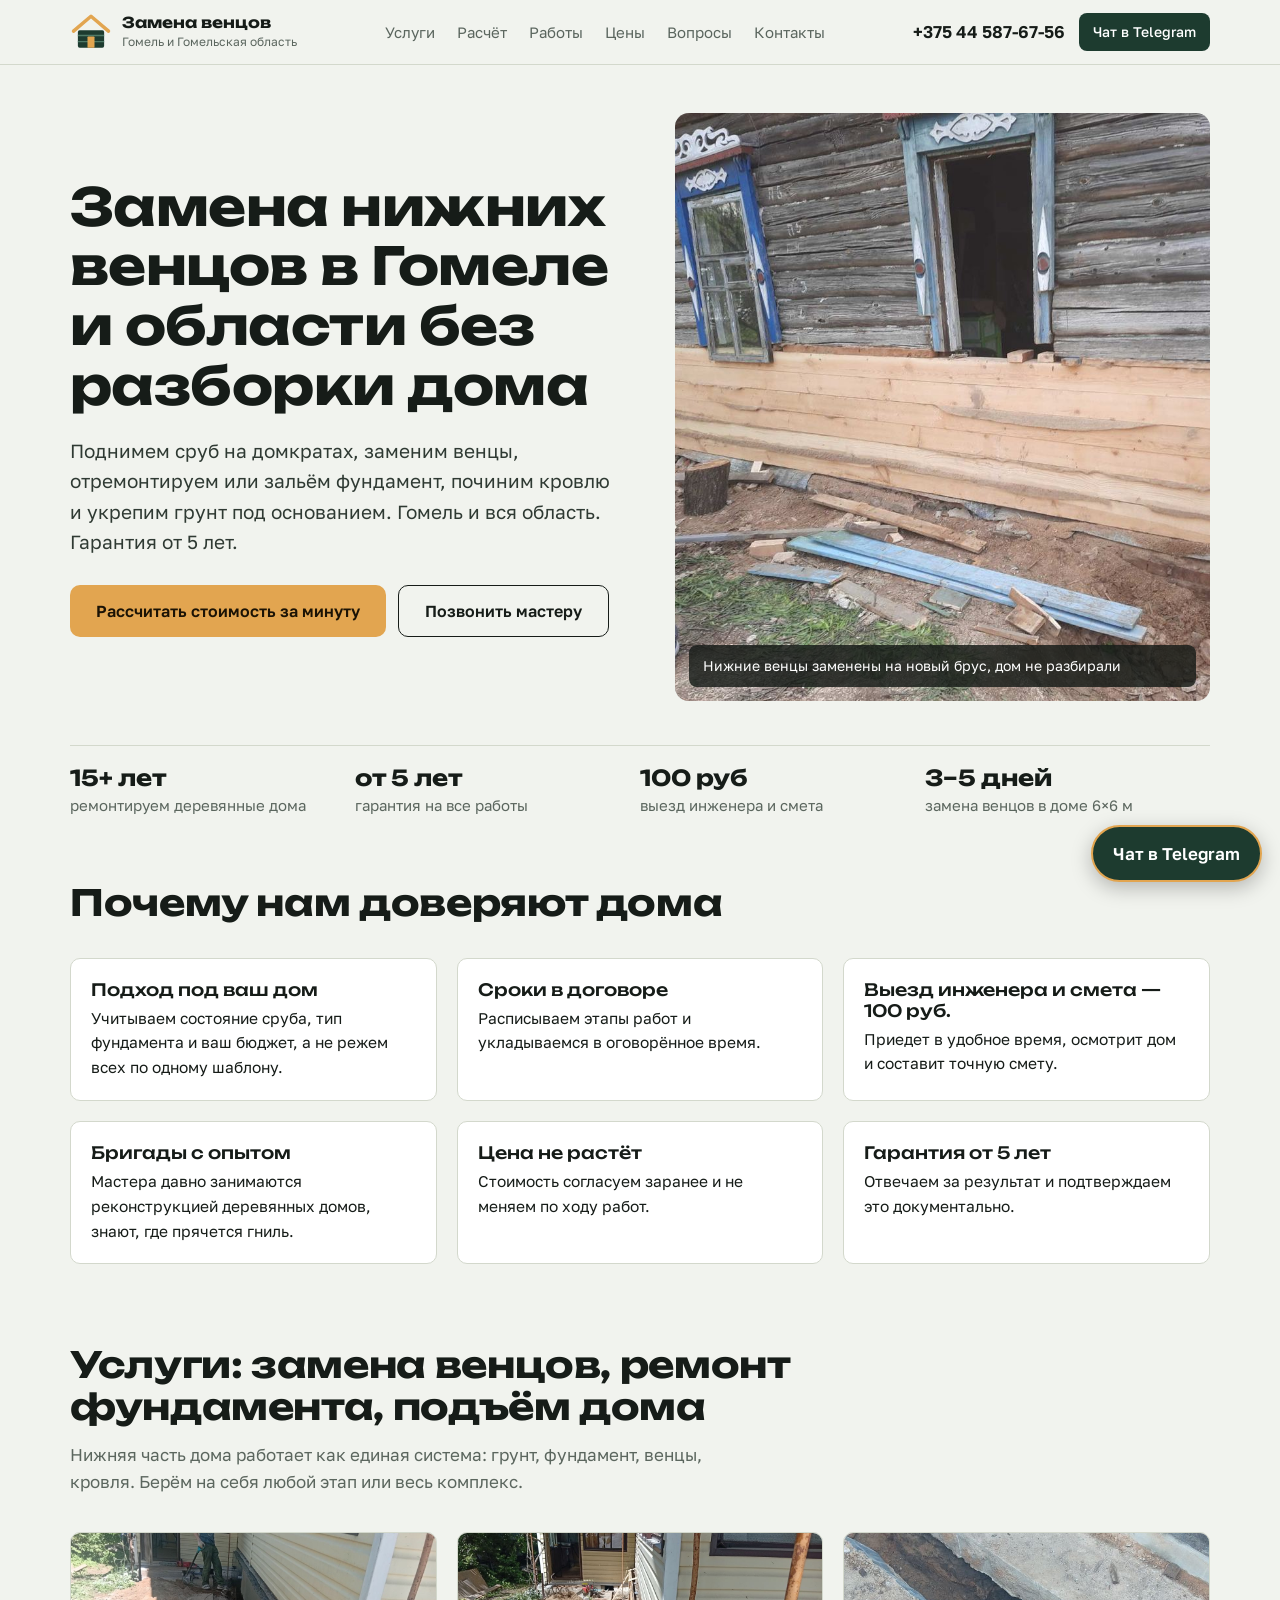
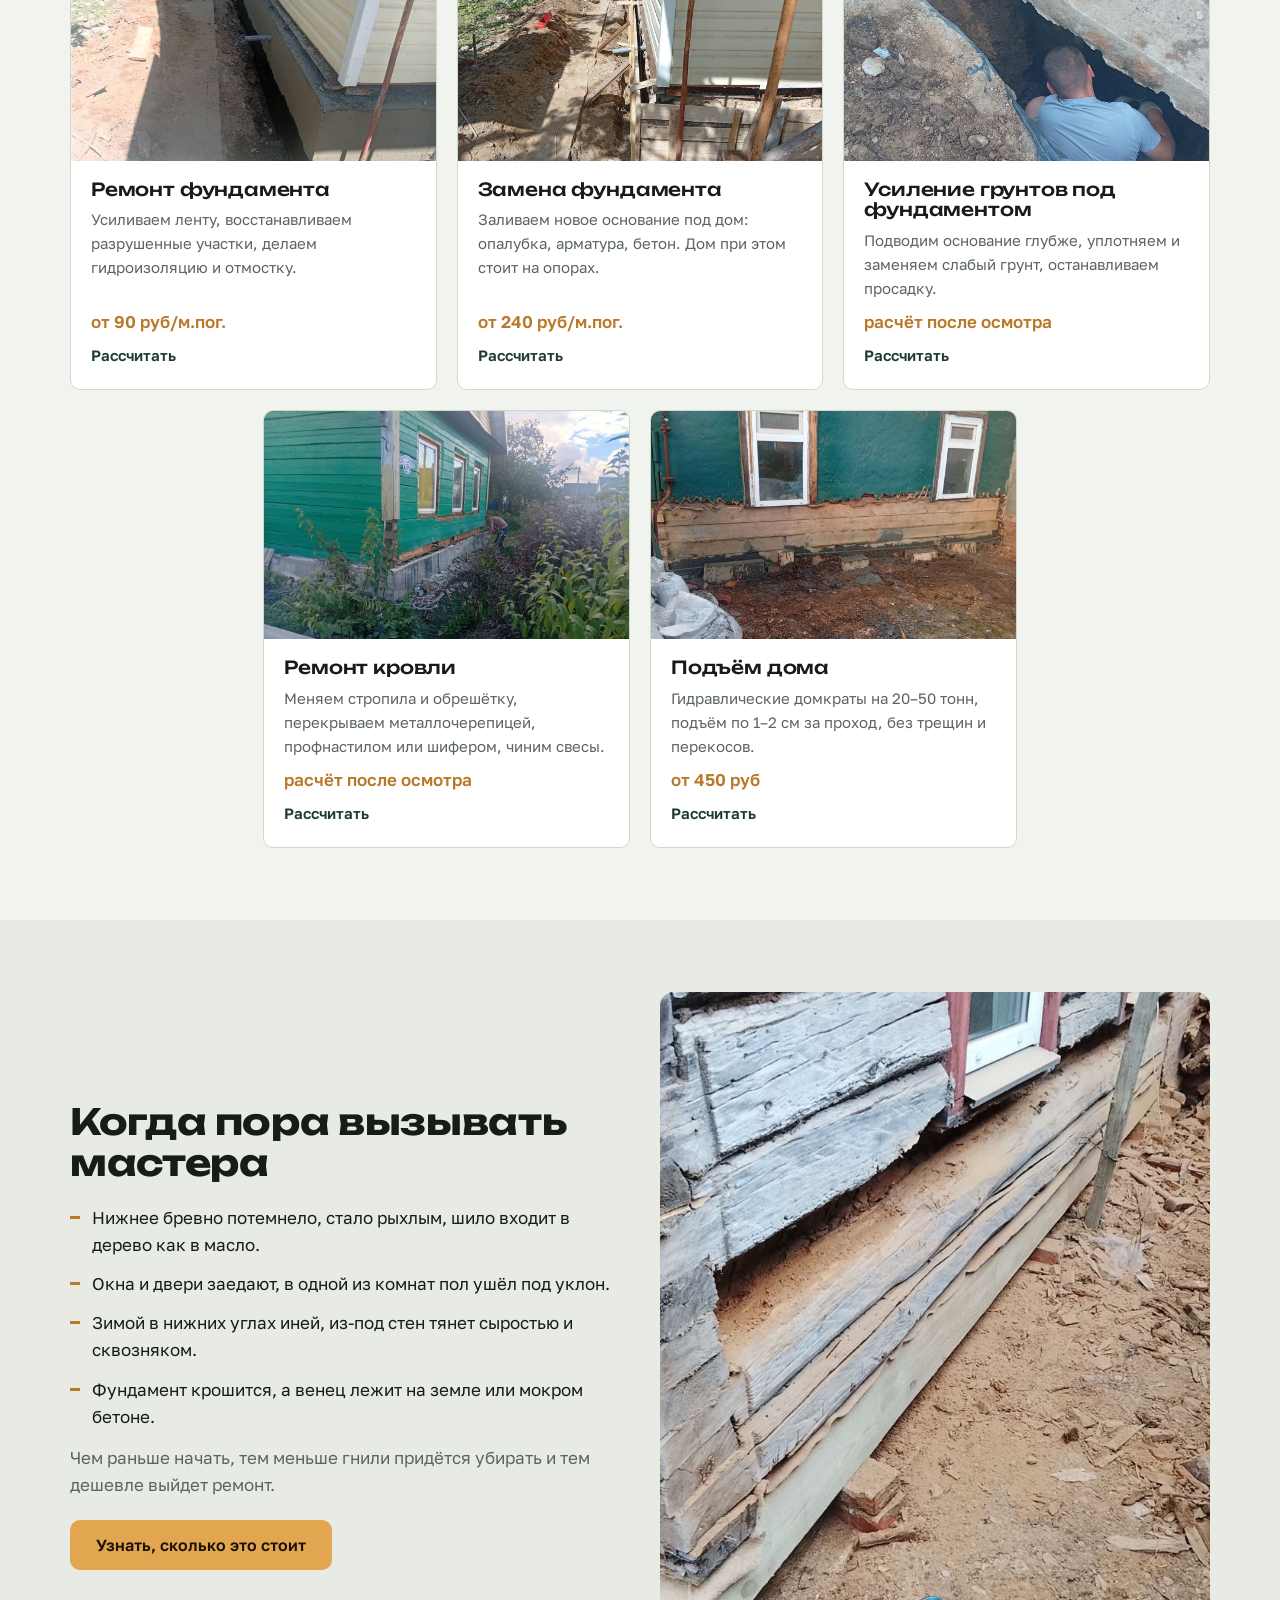
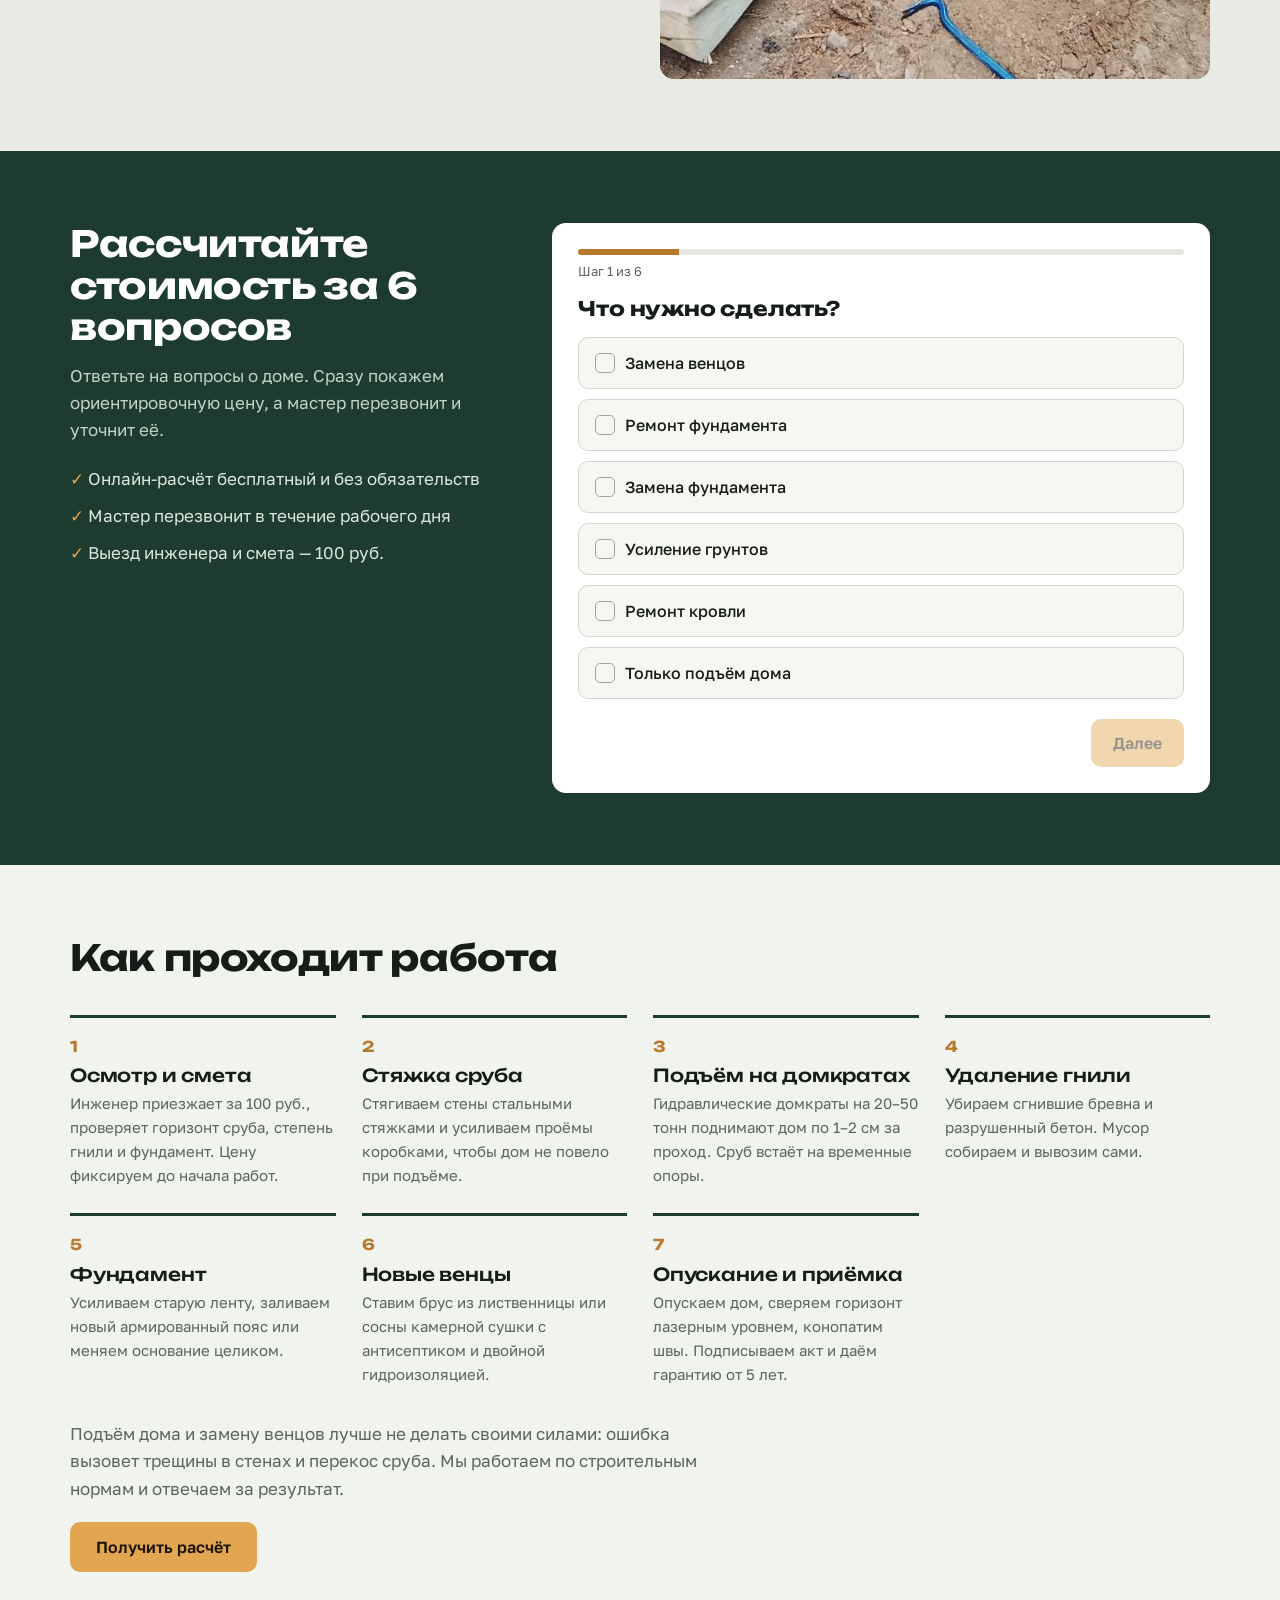
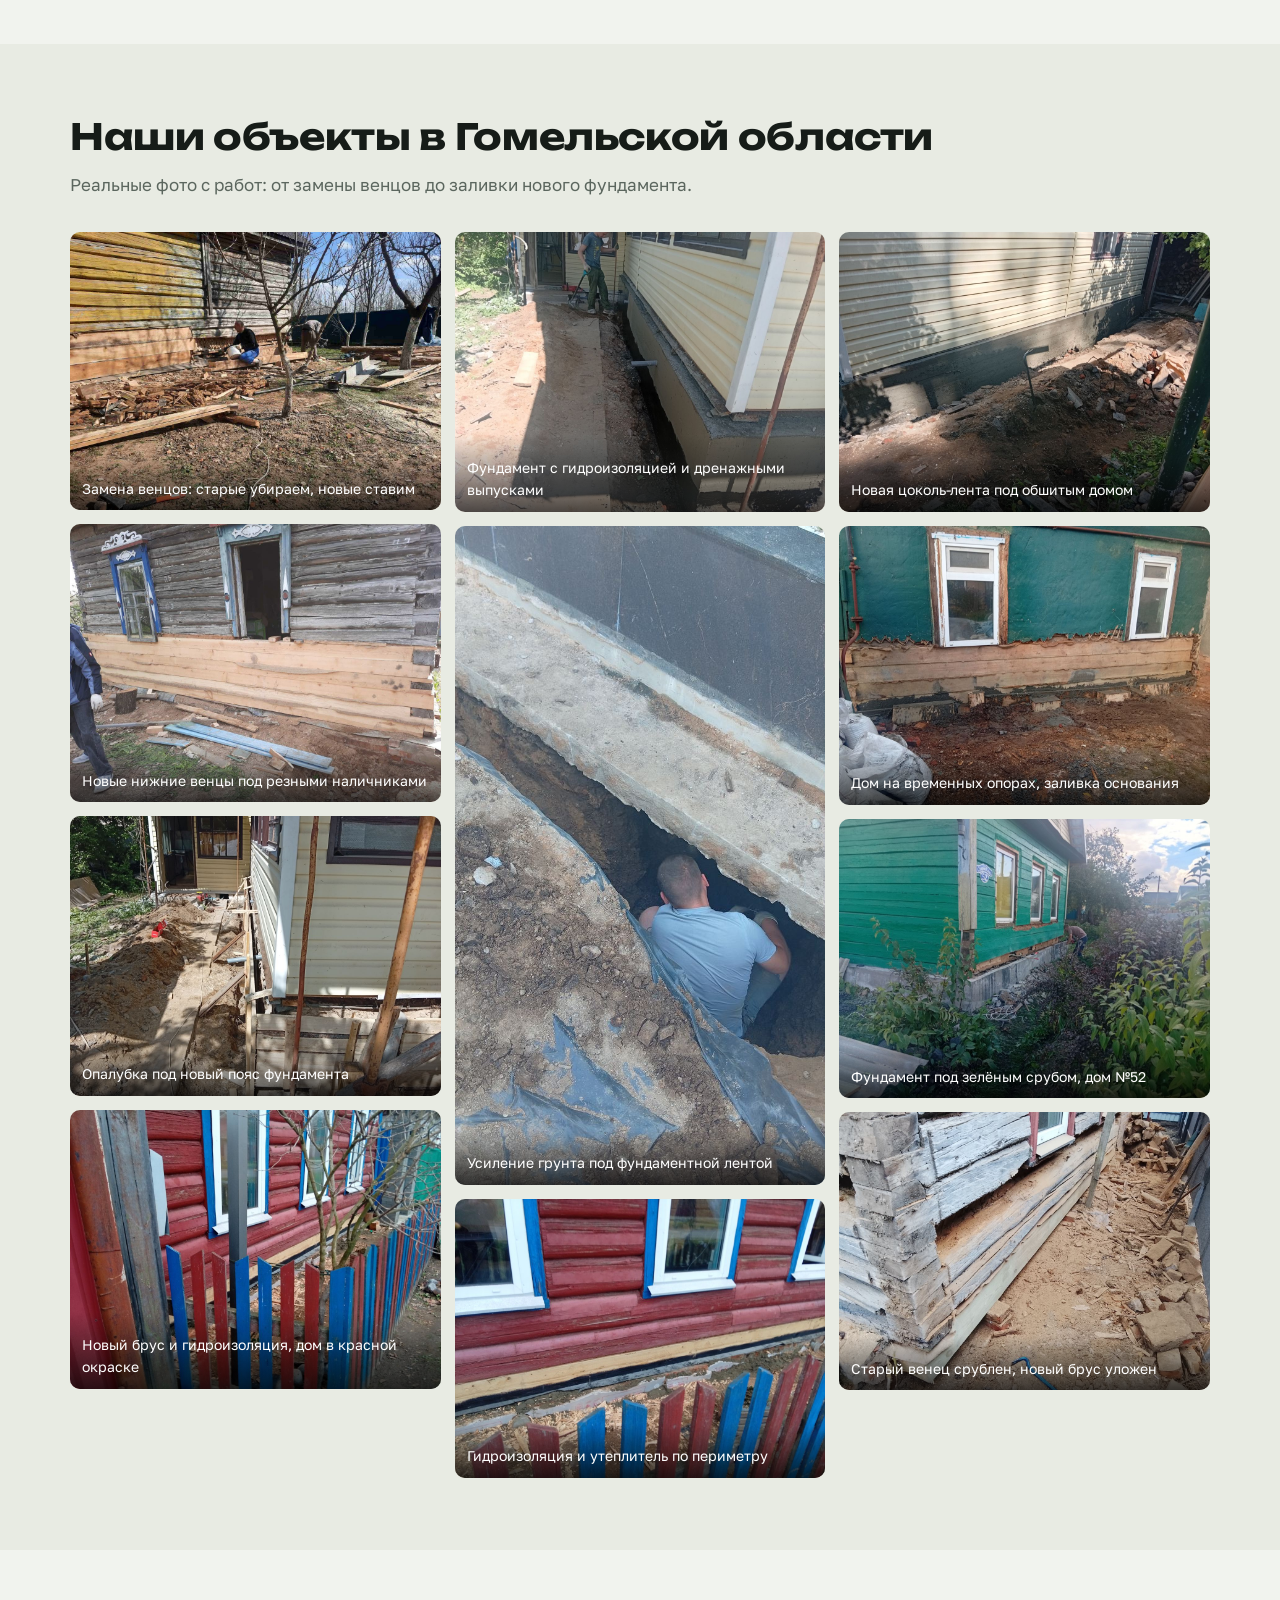
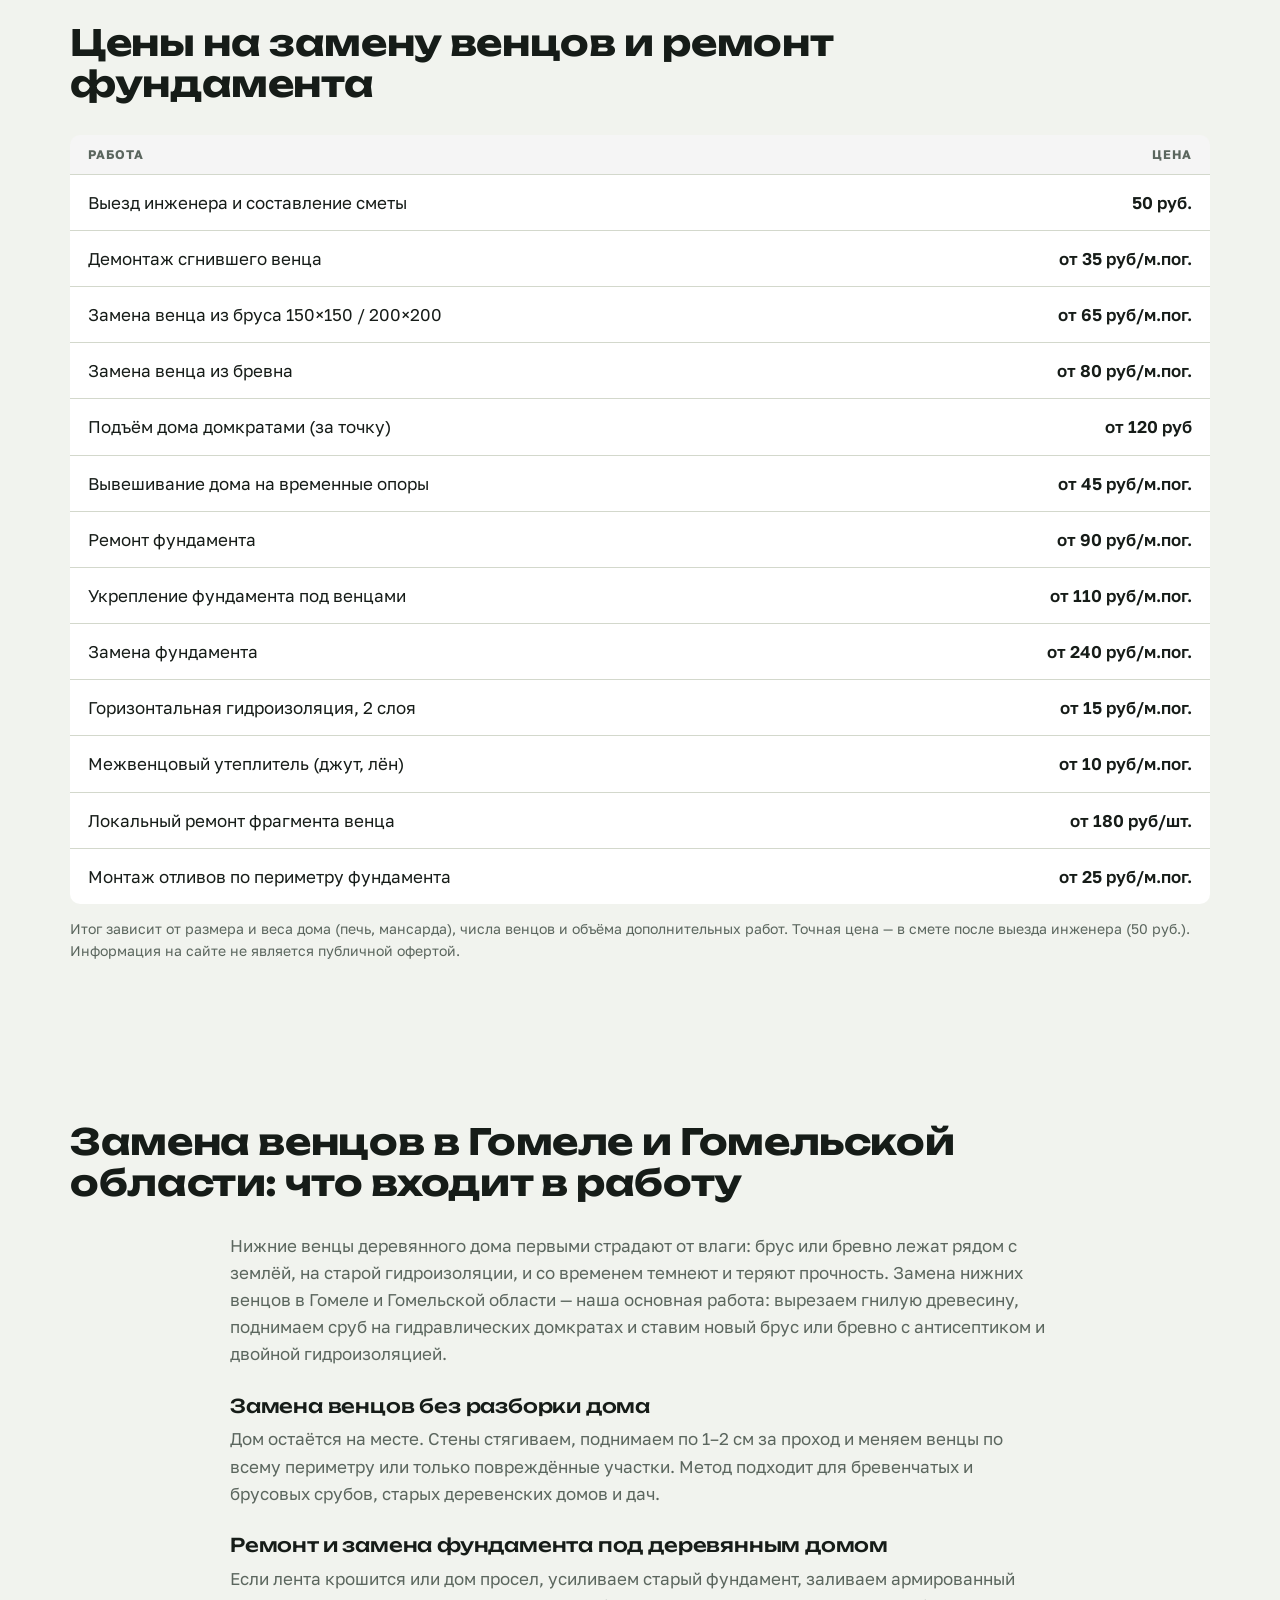
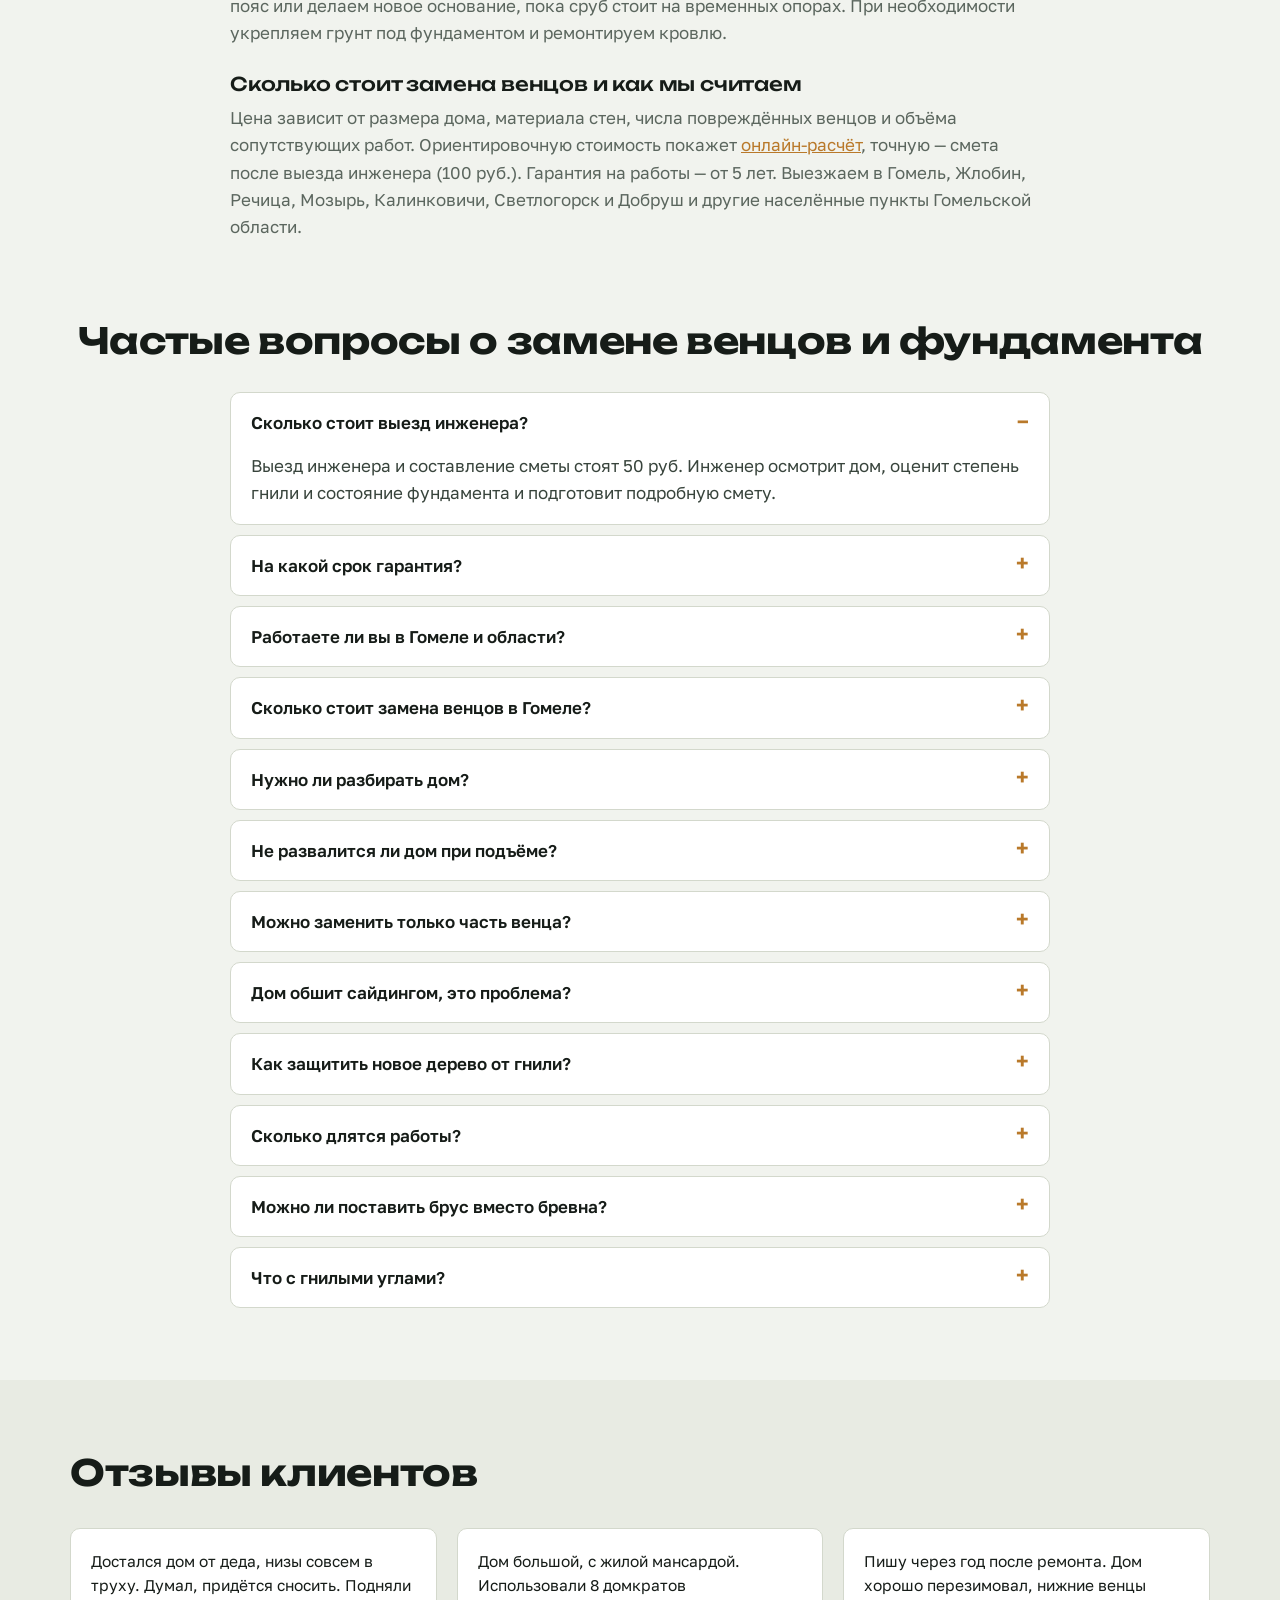
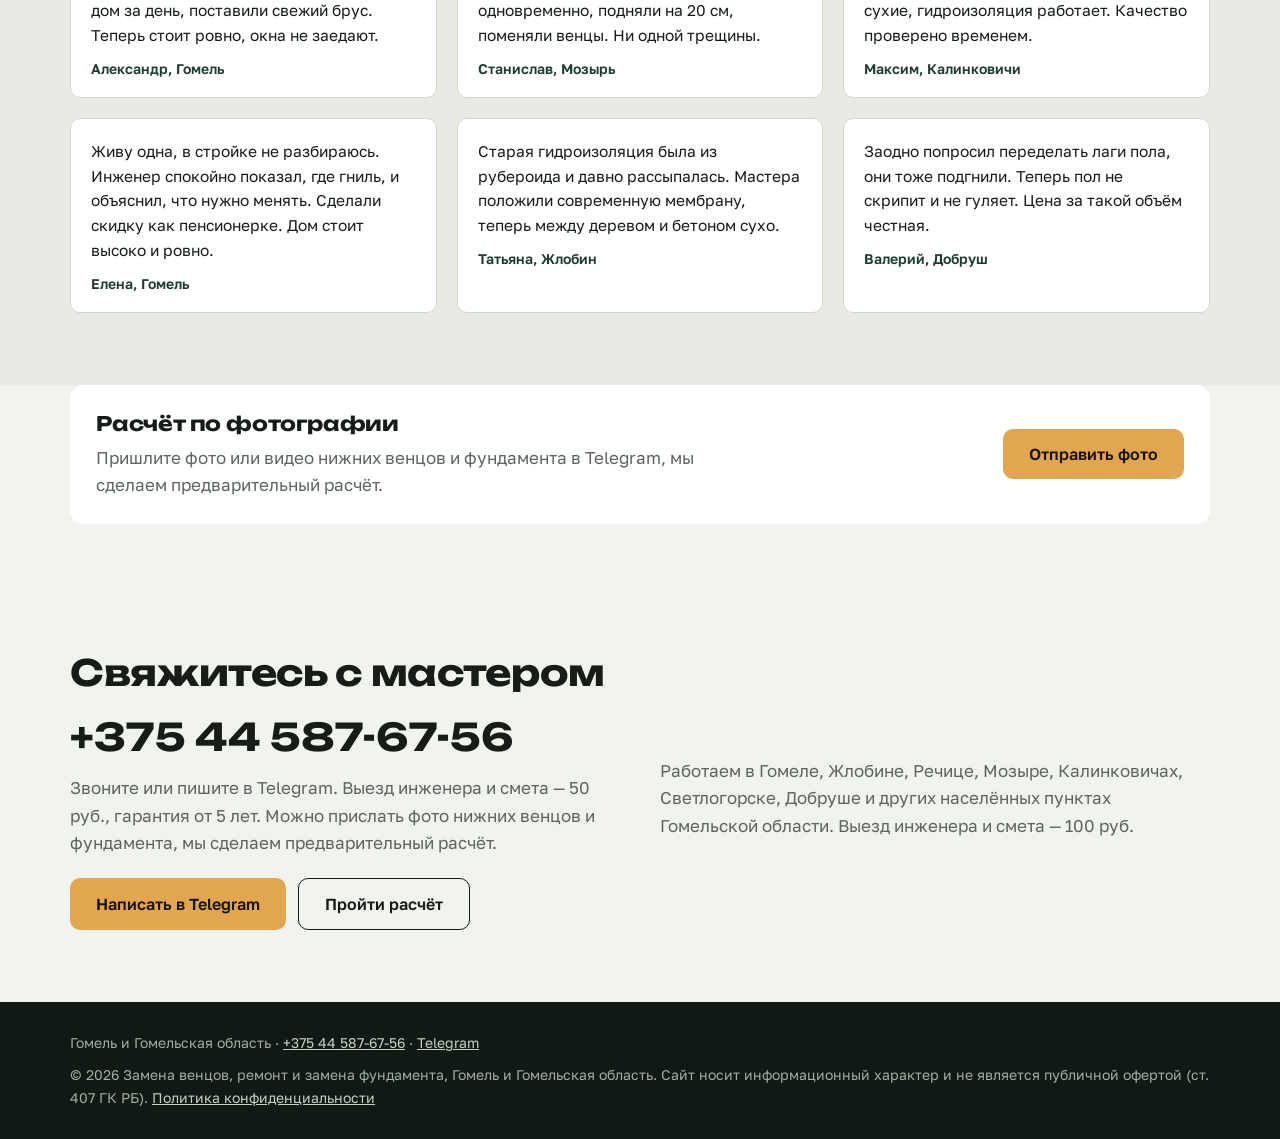
<file: index.html>
<!DOCTYPE html>
<html lang="ru">
<head>
<meta charset="utf-8">
<meta name="viewport" content="width=device-width, initial-scale=1, viewport-fit=cover">
<title>Замена венцов в Гомеле и области: цена от 65 руб/м, гарантия от 5 лет</title>
<meta name="description" content="Замена венцов, ремонт и замена фундамента, подъём дома в Гомеле и области. Выезд инженера и смета — 100 руб., гарантия от 5 лет. Расчёт цены онлайн.">
<link rel="canonical" href="https://ВАШ-ДОМЕН/">
<meta name="robots" content="index, follow, max-image-preview:large">
<meta name="theme-color" content="#1d3b2f">
<meta name="geo.region" content="BY">
<meta name="geo.placename" content="Гомель">
<meta property="og:type" content="website">
<meta property="og:site_name" content="Замена венцов — Гомель">
<meta property="og:locale" content="ru_RU">
<meta property="og:title" content="Замена венцов и ремонт фундамента в Гомеле и области">
<meta property="og:description" content="Замена венцов, ремонт и замена фундамента, подъём дома в Гомеле и области. Выезд инженера и смета — 100 руб., гарантия от 5 лет. Расчёт цены онлайн.">
<meta property="og:url" content="https://ВАШ-ДОМЕН/">
<meta property="og:image" content="https://ВАШ-ДОМЕН/img/zamena-vencov-brus.jpg">
<meta property="og:image:width" content="1200">
<meta property="og:image:height" content="900">
<meta property="og:image:alt" content="Замена нижних венцов деревянного дома: новый брус установлен на место сгнившего">
<meta name="twitter:card" content="summary_large_image">
<link rel="icon" href="favicon.svg" type="image/svg+xml">
<link rel="preload" as="image" href="img/zamena-vencov-brus.jpg" fetchpriority="high">
<link rel="preconnect" href="https://fonts.googleapis.com">
<link rel="preconnect" href="https://fonts.gstatic.com" crossorigin>
<link href="https://fonts.googleapis.com/css2?family=Golos+Text:wght@400;500;600&family=Unbounded:wght@500;700&display=swap" rel="stylesheet">
<link rel="stylesheet" href="css/style.css">
<script type="application/ld+json">
{
 "@context": "https://schema.org",
 "@type": "HomeAndConstructionBusiness",
 "@id": "https://ВАШ-ДОМЕН/#business",
 "name": "Замена венцов и ремонт фундамента — Гомель",
 "url": "https://ВАШ-ДОМЕН/",
 "image": "https://ВАШ-ДОМЕН/img/zamena-vencov-brus.jpg",
 "telephone": "+375445876756",
 "description": "Замена венцов, ремонт и замена фундамента, подъём дома в Гомеле и области. Выезд инженера и смета — 100 руб., гарантия от 5 лет. Расчёт цены онлайн.",
 "priceRange": "от 65 BYN/м.пог.",
 "address": {
  "@type": "PostalAddress",
  "addressCountry": "BY",
  "addressRegion": "Гомельская область",
  "addressLocality": "Гомель"
 },
 "areaServed": [
  {
   "@type": "AdministrativeArea",
   "name": "Гомельская область"
  },
  {
   "@type": "City",
   "name": "Гомель"
  },
  {
   "@type": "City",
   "name": "Жлобин"
  },
  {
   "@type": "City",
   "name": "Речица"
  },
  {
   "@type": "City",
   "name": "Мозырь"
  },
  {
   "@type": "City",
   "name": "Калинковичи"
  },
  {
   "@type": "City",
   "name": "Светлогорск"
  },
  {
   "@type": "City",
   "name": "Добруш"
  }
 ],
 "sameAs": [
  "https://t.me/zamvec"
 ],
 "hasOfferCatalog": {
  "@type": "OfferCatalog",
  "name": "Услуги",
  "itemListElement": [
   {
    "@type": "Offer",
    "itemOffered": {
     "@type": "Service",
     "name": "Ремонт фундамента",
     "description": "Усиливаем ленту, восстанавливаем разрушенные участки, делаем гидроизоляцию и отмостку.",
     "areaServed": "Гомельская область"
    },
    "priceSpecification": {
     "@type": "PriceSpecification",
     "minPrice": 90,
     "priceCurrency": "BYN",
     "unitText": "м.пог."
    }
   },
   {
    "@type": "Offer",
    "itemOffered": {
     "@type": "Service",
     "name": "Замена фундамента",
     "description": "Заливаем новое основание под дом: опалубка, арматура, бетон. Дом при этом стоит на опорах.",
     "areaServed": "Гомельская область"
    },
    "priceSpecification": {
     "@type": "PriceSpecification",
     "minPrice": 240,
     "priceCurrency": "BYN",
     "unitText": "м.пог."
    }
   },
   {
    "@type": "Offer",
    "itemOffered": {
     "@type": "Service",
     "name": "Усиление грунтов под фундаментом",
     "description": "Подводим основание глубже, уплотняем и заменяем слабый грунт, останавливаем просадку.",
     "areaServed": "Гомельская область"
    }
   },
   {
    "@type": "Offer",
    "itemOffered": {
     "@type": "Service",
     "name": "Ремонт кровли",
     "description": "Меняем стропила и обрешётку, перекрываем металлочерепицей, профнастилом или шифером, чиним свесы.",
     "areaServed": "Гомельская область"
    }
   },
   {
    "@type": "Offer",
    "itemOffered": {
     "@type": "Service",
     "name": "Подъём дома",
     "description": "Гидравлические домкраты на 20–50 тонн, подъём по 1–2 см за проход, без трещин и перекосов.",
     "areaServed": "Гомельская область"
    },
    "priceSpecification": {
     "@type": "PriceSpecification",
     "minPrice": 450,
     "priceCurrency": "BYN"
    }
   }
  ]
 }
}
</script>
<script type="application/ld+json">
{
 "@context": "https://schema.org",
 "@type": "FAQPage",
 "mainEntity": [
  {
   "@type": "Question",
   "name": "Сколько стоит выезд инженера?",
   "acceptedAnswer": {
    "@type": "Answer",
    "text": "Выезд инженера и составление сметы стоят 50 руб. Инженер осмотрит дом, оценит степень гнили и состояние фундамента и подготовит подробную смету."
   }
  },
  {
   "@type": "Question",
   "name": "На какой срок гарантия?",
   "acceptedAnswer": {
    "@type": "Answer",
    "text": "Гарантия на работы — от 5 лет. Условия фиксируем в договоре и акте приёмки."
   }
  },
  {
   "@type": "Question",
   "name": "Работаете ли вы в Гомеле и области?",
   "acceptedAnswer": {
    "@type": "Answer",
    "text": "Да. Выезжаем в Гомель и населённые пункты Гомельской области. Если вашего населённого пункта нет в списке, позвоните, и мы уточним возможность выезда."
   }
  },
  {
   "@type": "Question",
   "name": "Сколько стоит замена венцов в Гомеле?",
   "acceptedAnswer": {
    "@type": "Answer",
    "text": "Замена венца из бруса стоит от 65 руб/м.пог., из бревна — от 80 руб/м.пог. Итог зависит от размера дома, числа повреждённых венцов и объёма работ. Ориентировочную цену можно рассчитать в онлайн-калькуляторе на сайте, точную назовём в смете после выезда инженера."
   }
  },
  {
   "@type": "Question",
   "name": "Нужно ли разбирать дом?",
   "acceptedAnswer": {
    "@type": "Answer",
    "text": "Нет. Сруб поднимается на домкратах, нижние венцы меняются без разборки стен и крыши."
   }
  },
  {
   "@type": "Question",
   "name": "Не развалится ли дом при подъёме?",
   "acceptedAnswer": {
    "@type": "Answer",
    "text": "Перед подъёмом стены стягиваем, проёмы фиксируем, подъём идёт синхронно по 1–2 см. Риск трещин минимален."
   }
  },
  {
   "@type": "Question",
   "name": "Можно заменить только часть венца?",
   "acceptedAnswer": {
    "@type": "Answer",
    "text": "Да. Выпиливаем гнилой участок и ставим новый брус на шканты. Это дешевле полной замены."
   }
  },
  {
   "@type": "Question",
   "name": "Дом обшит сайдингом, это проблема?",
   "acceptedAnswer": {
    "@type": "Answer",
    "text": "Нет. Нижние панели временно снимаем, после работ возвращаем на место."
   }
  },
  {
   "@type": "Question",
   "name": "Как защитить новое дерево от гнили?",
   "acceptedAnswer": {
    "@type": "Answer",
    "text": "Обрабатываем антисептиком глубокого проникновения в 2–3 слоя и кладём двойную гидроизоляцию между фундаментом и венцом."
   }
  },
  {
   "@type": "Question",
   "name": "Сколько длятся работы?",
   "acceptedAnswer": {
    "@type": "Answer",
    "text": "В среднем 3–5 рабочих дней для стандартного дома 6×6 м. Если добавляется фундамент, срок согласуем в договоре."
   }
  },
  {
   "@type": "Question",
   "name": "Можно ли поставить брус вместо бревна?",
   "acceptedAnswer": {
    "@type": "Answer",
    "text": "Да, это обычная практика. Брус проще стыкуется с фундаментом и по несущей способности не уступает бревну того же сечения."
   }
  },
  {
   "@type": "Question",
   "name": "Что с гнилыми углами?",
   "acceptedAnswer": {
    "@type": "Answer",
    "text": "Вывешиваем угол, вырезаем повреждённую часть и вставляем новый «замок», повторяя рубку."
   }
  }
 ]
}
</script>
</head>
<body>
<a class="skip" href="#top">К содержимому</a>
<header><div class="wrap hd">
<a class="logo" href="#top"><svg viewBox="0 0 48 48" width="42" height="42" xmlns="http://www.w3.org/2000/svg" aria-hidden="true" style="flex:none"><path d="M4 23 24 6l20 17" fill="none" stroke="#e2a550" stroke-width="4" stroke-linecap="round" stroke-linejoin="round"/><rect x="9" y="22" width="30" height="20" rx="2" fill="#1d3b2f"/><path d="M9 28h30M9 35h30" stroke="#4f7a67" stroke-width="1.6"/><rect x="20" y="29" width="8" height="13" rx="1" fill="#e2a550"/></svg><span>Замена венцов<small>Гомель и Гомельская область</small></span></a>
<nav id="mnav" aria-label="Основное меню"><a href="#services">Услуги</a><a href="#quiz">Расчёт</a><a href="#works">Работы</a><a href="#prices">Цены</a><a href="#faq">Вопросы</a><a href="#contacts">Контакты</a><a class="m-only call" href="tel:+375445876756">Позвонить: +375 44 587-67-56</a><a class="m-only tgl" href="https://t.me/zamvec" target="_blank" rel="noopener">Написать в Telegram</a></nav>
<div class="hd-r"><a class="tel" href="tel:+375445876756">+375 44 587-67-56</a><a class="tg" href="https://t.me/zamvec" target="_blank" rel="noopener">Чат в Telegram</a><button class="burger" type="button" aria-label="Открыть меню" aria-expanded="false" aria-controls="mnav"><span></span><span></span><span></span></button></div>
</div></header>

<main id="top" tabindex="-1">
<section class="hero"><div class="wrap">
<div class="hero-g">
<div>
<h1>Замена нижних венцов в Гомеле и области без разборки дома</h1>
<p>Поднимем сруб на домкратах, заменим венцы, отремонтируем или зальём фундамент, починим кровлю и укрепим грунт под основанием. Гомель и вся область. Гарантия от 5 лет.</p>
<div class="cta-row"><a class="btn" href="#quiz">Рассчитать стоимость за минуту</a><a class="btn ghost" href="tel:+375445876756">Позвонить мастеру</a></div>
</div>
<figure class="hero-img" style="margin:0"><img src="img/zamena-vencov-brus.jpg" fetchpriority="high" alt="Замена нижних венцов деревянного дома: новый брус установлен на место сгнившего" width="900" height="990"><figcaption>Нижние венцы заменены на новый брус, дом не разбирали</figcaption></figure>
</div>
<div class="facts"><div><b>15+ лет</b><span>ремонтируем деревянные дома</span></div><div><b>от 5 лет</b><span>гарантия на все работы</span></div><div><b>100 руб</b><span>выезд инженера и смета</span></div><div><b>3–5 дней</b><span>замена венцов в доме 6×6 м</span></div></div>
</div></section>

<section aria-labelledby="h2-1" style="padding:8px 0 56px"><div class="wrap">
<h2 id="h2-1">Почему нам доверяют дома</h2>
<div class="rev">
<div class="adv"><b>Подход под ваш дом</b>Учитываем состояние сруба, тип фундамента и ваш бюджет, а не режем всех по одному шаблону.</div>
<div class="adv"><b>Сроки в договоре</b>Расписываем этапы работ и укладываемся в оговорённое время.</div>
<div class="adv"><b>Выезд инженера и смета — 100 руб.</b>Приедет в удобное время, осмотрит дом и составит точную смету.</div>
<div class="adv"><b>Бригады с опытом</b>Мастера давно занимаются реконструкцией деревянных домов, знают, где прячется гниль.</div>
<div class="adv"><b>Цена не растёт</b>Стоимость согласуем заранее и не меняем по ходу работ.</div>
<div class="adv"><b>Гарантия от 5 лет</b>Отвечаем за результат и подтверждаем это документально.</div>
</div></div></section>

<section aria-labelledby="h2-2" id="services" style="padding-top:24px"><div class="wrap">
<h2 id="h2-2">Услуги: замена венцов, ремонт фундамента, подъём дома</h2>
<p class="lead">Нижняя часть дома работает как единая система: грунт, фундамент, венцы, кровля. Берём на себя любой этап или весь комплекс.</p>
<div class="srv">
<article class="card" id="remont-fundamenta"><img src="img/gidroizolyaciya-fundamenta.jpg" width="1200" height="904" alt="Отремонтированный фундамент с обмазочной гидроизоляцией и дренажной трубой" loading="lazy"><div><h3>Ремонт фундамента</h3><p>Усиливаем ленту, восстанавливаем разрушенные участки, делаем гидроизоляцию и отмостку.</p><span class="price">от 90 руб/м.пог.</span><a href="#quiz" aria-label="Рассчитать: Ремонт фундамента">Рассчитать</a></div></article>
<article class="card" id="zamena-fundamenta"><img src="img/opalubka-fundamenta.jpg" width="1200" height="904" alt="Опалубка под новый армированный пояс фундамента" loading="lazy"><div><h3>Замена фундамента</h3><p>Заливаем новое основание под дом: опалубка, арматура, бетон. Дом при этом стоит на опорах.</p><span class="price">от 240 руб/м.пог.</span><a href="#quiz" aria-label="Рассчитать: Замена фундамента">Рассчитать</a></div></article>
<article class="card" id="usilenie-gruntov"><img src="img/usilenie-gruntov.jpg" width="675" height="1200" alt="Мастер подкапывает грунт под старой фундаментной лентой для усиления основания" loading="lazy"><div><h3>Усиление грунтов под фундаментом</h3><p>Подводим основание глубже, уплотняем и заменяем слабый грунт, останавливаем просадку.</p><span class="price">расчёт после осмотра</span><a href="#quiz" aria-label="Рассчитать: Усиление грунтов под фундаментом">Рассчитать</a></div></article>
<article class="card" id="remont-krovli"><img src="img/fundament-pod-srub.jpg" width="1200" height="904" style="object-position:50% 0" alt="Деревянный дом с отремонтированным основанием и свесом кровли" loading="lazy"><div><h3>Ремонт кровли</h3><p>Меняем стропила и обрешётку, перекрываем металлочерепицей, профнастилом или шифером, чиним свесы.</p><span class="price">расчёт после осмотра</span><a href="#quiz" aria-label="Рассчитать: Ремонт кровли">Рассчитать</a></div></article>
<article class="card" id="podem-doma"><img src="img/dom-na-oporah.jpg" width="1200" height="904" alt="Дом поднят на временных опорах, нижние венцы открыты для ремонта" loading="lazy"><div><h3>Подъём дома</h3><p>Гидравлические домкраты на 20–50 тонн, подъём по 1–2 см за проход, без трещин и перекосов.</p><span class="price">от 450 руб</span><a href="#quiz" aria-label="Рассчитать: Подъём дома">Рассчитать</a></div></article>
</div></div></section>

<section aria-labelledby="h2-3" style="background:#e8ebe3"><div class="wrap signs">
<div>
<h2 id="h2-3">Когда пора вызывать мастера</h2>
<ul>
<li>Нижнее бревно потемнело, стало рыхлым, шило входит в дерево как в масло.</li>
<li>Окна и двери заедают, в одной из комнат пол ушёл под уклон.</li>
<li>Зимой в нижних углах иней, из-под стен тянет сыростью и сквозняком.</li>
<li>Фундамент крошится, а венец лежит на земле или мокром бетоне.</li>
</ul>
<p class="lead">Чем раньше начать, тем меньше гнили придётся убирать и тем дешевле выйдет ремонт.</p>
<div style="margin-top:22px"><a class="btn" href="#quiz">Узнать, сколько это стоит</a></div>
</div>
<img src="img/gnilye-vency.jpg" width="1200" height="900" alt="Сгнивший нижний венец срублен, рядом уложен новый брус" loading="lazy">
</div></section>

<section aria-labelledby="h2-4" id="quiz" class="dark"><div class="wrap quiz-g">
<div>
<h2 id="h2-4">Рассчитайте стоимость за 6 вопросов</h2>
<p class="lead">Ответьте на вопросы о доме. Сразу покажем ориентировочную цену, а мастер перезвонит и уточнит её.</p>
<ul><li>Онлайн-расчёт бесплатный и без обязательств</li><li>Мастер перезвонит в течение рабочего дня</li><li>Выезд инженера и смета — 100 руб.</li></ul>
</div>
<div class="qz" id="qz" aria-live="polite"></div>
</div></section>

<section aria-labelledby="h2-5"><div class="wrap">
<h2 id="h2-5">Как проходит работа</h2>
<ol class="steps">
<li><h3>Осмотр и смета</h3><p>Инженер приезжает за 100 руб., проверяет горизонт сруба, степень гнили и фундамент. Цену фиксируем до начала работ.</p></li>
<li><h3>Стяжка сруба</h3><p>Стягиваем стены стальными стяжками и усиливаем проёмы коробками, чтобы дом не повело при подъёме.</p></li>
<li><h3>Подъём на домкратах</h3><p>Гидравлические домкраты на 20–50 тонн поднимают дом по 1–2 см за проход. Сруб встаёт на временные опоры.</p></li>
<li><h3>Удаление гнили</h3><p>Убираем сгнившие бревна и разрушенный бетон. Мусор собираем и вывозим сами.</p></li>
<li><h3>Фундамент</h3><p>Усиливаем старую ленту, заливаем новый армированный пояс или меняем основание целиком.</p></li>
<li><h3>Новые венцы</h3><p>Ставим брус из лиственницы или сосны камерной сушки с антисептиком и двойной гидроизоляцией.</p></li>
<li><h3>Опускание и приёмка</h3><p>Опускаем дом, сверяем горизонт лазерным уровнем, конопатим швы. Подписываем акт и даём гарантию от 5 лет.</p></li>
</ol>
<p class="lead" style="margin-top:34px">Подъём дома и замену венцов лучше не делать своими силами: ошибка вызовет трещины в стенах и перекос сруба. Мы работаем по строительным нормам и отвечаем за результат.</p><div style="margin-top:20px"><a class="btn" href="#quiz">Получить расчёт</a></div></div></section>

<section aria-labelledby="h2-6" id="works" style="background:#e8ebe3"><div class="wrap">
<h2 id="h2-6">Наши объекты в Гомельской области</h2>
<p class="lead">Реальные фото с работ: от замены венцов до заливки нового фундамента.</p>
<div class="gal" id="gal"></div>
</div></section>

<section aria-labelledby="h2-7" id="prices"><div class="wrap">
<h2 id="h2-7">Цены на замену венцов и ремонт фундамента</h2>
<table><caption class="sr">Ориентировочные цены на работы</caption><thead><tr><th scope="col">Работа</th><th scope="col">Цена</th></tr></thead><tbody>
<tr><td>Выезд инженера и составление сметы</td><td>50 руб.</td></tr>
<tr><td>Демонтаж сгнившего венца</td><td>от 35 руб/м.пог.</td></tr>
<tr><td>Замена венца из бруса 150×150 / 200×200</td><td>от 65 руб/м.пог.</td></tr>
<tr><td>Замена венца из бревна</td><td>от 80 руб/м.пог.</td></tr>
<tr><td>Подъём дома домкратами (за точку)</td><td>от 120 руб</td></tr>
<tr><td>Вывешивание дома на временные опоры</td><td>от 45 руб/м.пог.</td></tr>
<tr><td>Ремонт фундамента</td><td>от 90 руб/м.пог.</td></tr>
<tr><td>Укрепление фундамента под венцами</td><td>от 110 руб/м.пог.</td></tr>
<tr><td>Замена фундамента</td><td>от 240 руб/м.пог.</td></tr>
<tr><td>Горизонтальная гидроизоляция, 2 слоя</td><td>от 15 руб/м.пог.</td></tr>
<tr><td>Межвенцовый утеплитель (джут, лён)</td><td>от 10 руб/м.пог.</td></tr>
<tr><td>Локальный ремонт фрагмента венца</td><td>от 180 руб/шт.</td></tr>
<tr><td>Монтаж отливов по периметру фундамента</td><td>от 25 руб/м.пог.</td></tr>
</tbody></table>
<p class="note">Итог зависит от размера и веса дома (печь, мансарда), числа венцов и объёма дополнительных работ. Точная цена — в смете после выезда инженера (50 руб.). Информация на сайте не является публичной офертой.</p>
</div></section>

<section class="seo-text" id="about" aria-labelledby="h2-about"><div class="wrap">
<h2 id="h2-about">Замена венцов в Гомеле и Гомельской области: что входит в работу</h2>
<div class="txt">
<p>Нижние венцы деревянного дома первыми страдают от влаги: брус или бревно лежат рядом с землёй, на старой гидроизоляции, и со временем темнеют и теряют прочность. Замена нижних венцов в Гомеле и Гомельской области — наша основная работа: вырезаем гнилую древесину, поднимаем сруб на гидравлических домкратах и ставим новый брус или бревно с антисептиком и двойной гидроизоляцией.</p>
<h3>Замена венцов без разборки дома</h3>
<p>Дом остаётся на месте. Стены стягиваем, поднимаем по 1–2 см за проход и меняем венцы по всему периметру или только повреждённые участки. Метод подходит для бревенчатых и брусовых срубов, старых деревенских домов и дач.</p>
<h3>Ремонт и замена фундамента под деревянным домом</h3>
<p>Если лента крошится или дом просел, усиливаем старый фундамент, заливаем армированный пояс или делаем новое основание, пока сруб стоит на временных опорах. При необходимости укрепляем грунт под фундаментом и ремонтируем кровлю.</p>
<h3>Сколько стоит замена венцов и как мы считаем</h3>
<p>Цена зависит от размера дома, материала стен, числа повреждённых венцов и объёма сопутствующих работ. Ориентировочную стоимость покажет <a href="#quiz">онлайн-расчёт</a>, точную — смета после выезда инженера (100 руб.). Гарантия на работы — от 5 лет. Выезжаем в Гомель, Жлобин, Речица, Мозырь, Калинковичи, Светлогорск и Добруш и другие населённые пункты Гомельской области.</p>
</div></div></section>

<section aria-labelledby="h2-8" id="faq" style="padding-top:0"><div class="wrap">
<h2 id="h2-8">Частые вопросы о замене венцов и фундамента</h2>
<div class="faq">
<details open><summary>Сколько стоит выезд инженера?</summary><p>Выезд инженера и составление сметы стоят 50 руб. Инженер осмотрит дом, оценит степень гнили и состояние фундамента и подготовит подробную смету.</p></details>
<details><summary>На какой срок гарантия?</summary><p>Гарантия на работы — от 5 лет. Условия фиксируем в договоре и акте приёмки.</p></details>
<details><summary>Работаете ли вы в Гомеле и области?</summary><p>Да. Выезжаем в Гомель и населённые пункты Гомельской области. Если вашего населённого пункта нет в списке, позвоните, и мы уточним возможность выезда.</p></details>
<details><summary>Сколько стоит замена венцов в Гомеле?</summary><p>Замена венца из бруса стоит от 65 руб/м.пог., из бревна — от 80 руб/м.пог. Итог зависит от размера дома, числа повреждённых венцов и объёма работ. Ориентировочную цену можно рассчитать в онлайн-калькуляторе на сайте, точную назовём в смете после выезда инженера.</p></details>
<details><summary>Нужно ли разбирать дом?</summary><p>Нет. Сруб поднимается на домкратах, нижние венцы меняются без разборки стен и крыши.</p></details>
<details><summary>Не развалится ли дом при подъёме?</summary><p>Перед подъёмом стены стягиваем, проёмы фиксируем, подъём идёт синхронно по 1–2 см. Риск трещин минимален.</p></details>
<details><summary>Можно заменить только часть венца?</summary><p>Да. Выпиливаем гнилой участок и ставим новый брус на шканты. Это дешевле полной замены.</p></details>
<details><summary>Дом обшит сайдингом, это проблема?</summary><p>Нет. Нижние панели временно снимаем, после работ возвращаем на место.</p></details>
<details><summary>Как защитить новое дерево от гнили?</summary><p>Обрабатываем антисептиком глубокого проникновения в 2–3 слоя и кладём двойную гидроизоляцию между фундаментом и венцом.</p></details>
<details><summary>Сколько длятся работы?</summary><p>В среднем 3–5 рабочих дней для стандартного дома 6×6 м. Если добавляется фундамент, срок согласуем в договоре.</p></details>
<details><summary>Можно ли поставить брус вместо бревна?</summary><p>Да, это обычная практика. Брус проще стыкуется с фундаментом и по несущей способности не уступает бревну того же сечения.</p></details>
<details><summary>Что с гнилыми углами?</summary><p>Вывешиваем угол, вырезаем повреждённую часть и вставляем новый «замок», повторяя рубку.</p></details>
</div></div></section>

<section aria-labelledby="h2-9" style="background:#e8ebe3"><div class="wrap">
<h2 id="h2-9">Отзывы клиентов</h2>
<div class="rev">
<blockquote>Достался дом от деда, низы совсем в труху. Думал, придётся сносить. Подняли дом за день, поставили свежий брус. Теперь стоит ровно, окна не заедают.<cite>Александр, Гомель</cite></blockquote>
<blockquote>Дом большой, с жилой мансардой. Использовали 8 домкратов одновременно, подняли на 20 см, поменяли венцы. Ни одной трещины.<cite>Станислав, Мозырь</cite></blockquote>
<blockquote>Пишу через год после ремонта. Дом хорошо перезимовал, нижние венцы сухие, гидроизоляция работает. Качество проверено временем.<cite>Максим, Калинковичи</cite></blockquote>
<blockquote>Живу одна, в стройке не разбираюсь. Инженер спокойно показал, где гниль, и объяснил, что нужно менять. Сделали скидку как пенсионерке. Дом стоит высоко и ровно.<cite>Елена, Гомель</cite></blockquote>
<blockquote>Старая гидроизоляция была из рубероида и давно рассыпалась. Мастера положили современную мембрану, теперь между деревом и бетоном сухо.<cite>Татьяна, Жлобин</cite></blockquote>
<blockquote>Заодно попросил переделать лаги пола, они тоже подгнили. Теперь пол не скрипит и не гуляет. Цена за такой объём честная.<cite>Валерий, Добруш</cite></blockquote>
</div></div></section>

<section style="padding:0 0 56px"><div class="wrap"><div class="qz" style="min-height:0;flex-direction:row;flex-wrap:wrap;align-items:center;justify-content:space-between;gap:20px;background:#fff">
<div><h3 style="font:700 20px var(--head)">Расчёт по фотографии</h3><p class="lead" style="margin:8px 0 0">Пришлите фото или видео нижних венцов и фундамента в Telegram, мы сделаем предварительный расчёт.</p></div>
<a class="btn" href="https://t.me/zamvec" target="_blank" rel="noopener">Отправить фото</a></div></div></section>

<section aria-labelledby="h2-10" id="contacts"><div class="wrap contacts">
<div>
<h2 id="h2-10">Свяжитесь с мастером</h2>
<a class="big" href="tel:+375445876756">+375 44 587-67-56</a>
<p class="lead" style="margin-top:0">Звоните или пишите в Telegram. Выезд инженера и смета — 50 руб., гарантия от 5 лет. Можно прислать фото нижних венцов и фундамента, мы сделаем предварительный расчёт.</p>
<div class="cta-row" style="margin-top:22px"><a class="btn" href="https://t.me/zamvec" target="_blank" rel="noopener">Написать в Telegram</a><a class="btn ghost" href="#quiz">Пройти расчёт</a></div>
</div>
<p class="lead">Работаем в Гомеле, Жлобине, Речице, Мозыре, Калинковичах, Светлогорске, Добруше и других населённых пунктах Гомельской области. Выезд инженера и смета — 100 руб.</p>
</div></section>
</main>

<footer><div class="wrap"><address class="ft-contacts">Гомель и Гомельская область · <a href="tel:+375445876756">+375 44 587-67-56</a> · <a href="https://t.me/zamvec" target="_blank" rel="noopener">Telegram</a></address>© 2026 Замена венцов, ремонт и замена фундамента, Гомель и Гомельская область. Сайт носит информационный характер и не является публичной офертой (ст. 407 ГК РБ). <a href="privacy.html">Политика конфиденциальности</a></div></footer>
<a class="float" href="https://t.me/zamvec" target="_blank" rel="noopener" aria-label="Онлайн-чат в Telegram">Чат в Telegram</a>

<nav class="mbar" id="mbar" aria-label="Быстрые действия"><a class="mb-call" href="tel:+375445876756">Позвонить</a><a class="mb-calc" href="#quiz">Расчёт цены</a><a class="mb-tg" href="https://t.me/zamvec" target="_blank" rel="noopener">Telegram</a></nav>
<script src="js/main.js" defer></script>
</body>
</html>
</file>
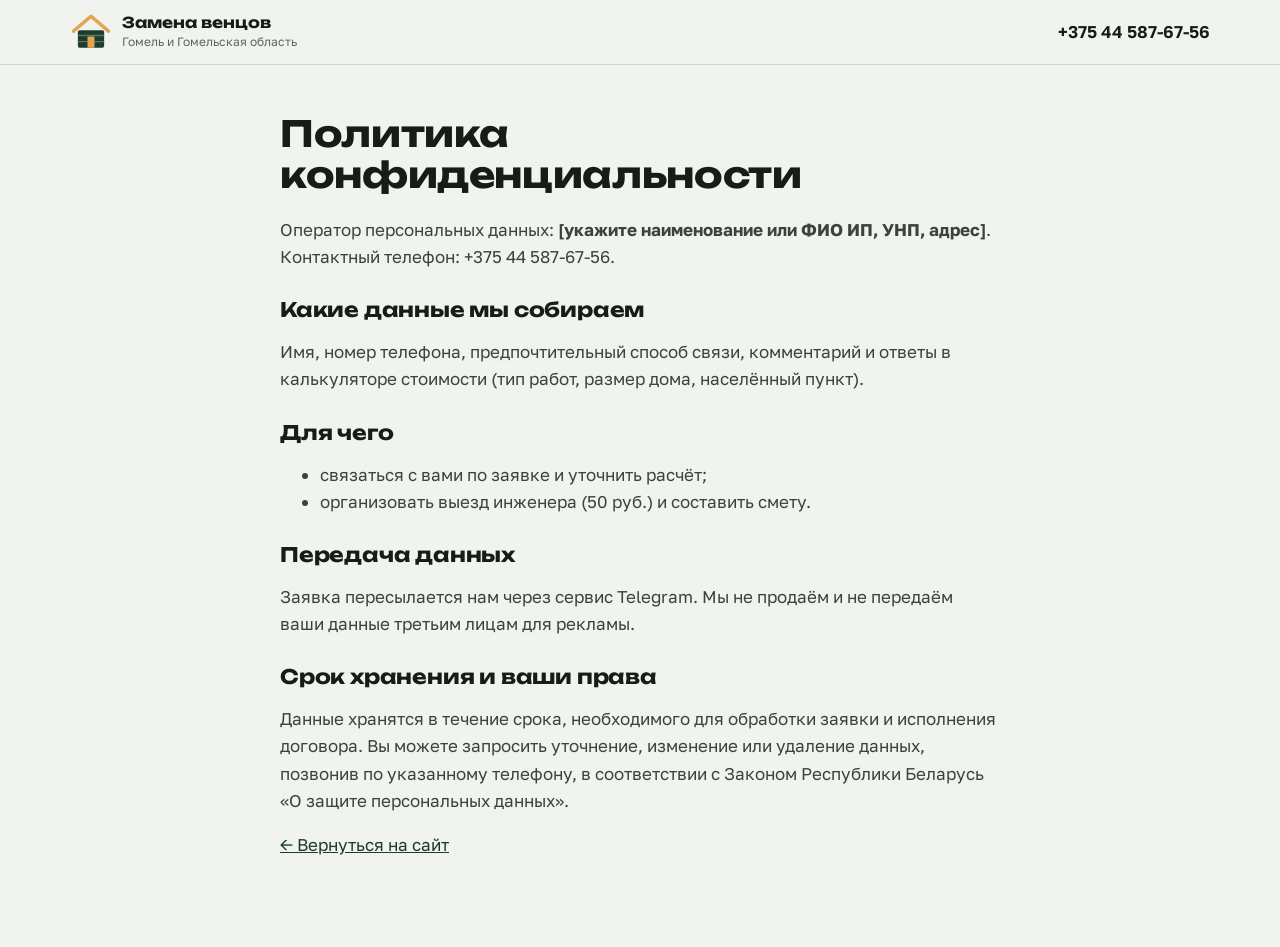
<file: privacy.html>
<!DOCTYPE html>
<html lang="ru"><head><meta charset="utf-8"><meta name="viewport" content="width=device-width, initial-scale=1">
<title>Политика конфиденциальности</title>
<link rel="canonical" href="https://ВАШ-ДОМЕН/privacy.html">
<meta name="robots" content="noindex, follow"><meta name="robots" content="noindex">
<link rel="icon" href="favicon.svg" type="image/svg+xml">
<link href="https://fonts.googleapis.com/css2?family=Golos+Text:wght@400;500;600&family=Unbounded:wght@500;700&display=swap" rel="stylesheet">
<link rel="stylesheet" href="css/style.css"></head><body>
<header><div class="wrap hd">
<a class="logo" href="index.html"><svg viewBox="0 0 48 48" width="42" height="42" xmlns="http://www.w3.org/2000/svg" aria-hidden="true" style="flex:none"><path d="M4 23 24 6l20 17" fill="none" stroke="#e2a550" stroke-width="4" stroke-linecap="round" stroke-linejoin="round"/><rect x="9" y="22" width="30" height="20" rx="2" fill="#1d3b2f"/><path d="M9 28h30M9 35h30" stroke="#4f7a67" stroke-width="1.6"/><rect x="20" y="29" width="8" height="13" rx="1" fill="#e2a550"/></svg><span>Замена венцов<small>Гомель и Гомельская область</small></span></a>

<a class="tel" href="tel:+375445876756">+375 44 587-67-56</a>
</div></header>
<main class="wrap doc"><h1>Политика конфиденциальности</h1>
<p>Оператор персональных данных: <b>[укажите наименование или ФИО ИП, УНП, адрес]</b>. Контактный телефон: +375 44 587-67-56.</p>
<h2>Какие данные мы собираем</h2><p>Имя, номер телефона, предпочтительный способ связи, комментарий и ответы в калькуляторе стоимости (тип работ, размер дома, населённый пункт).</p>
<h2>Для чего</h2><ul><li>связаться с вами по заявке и уточнить расчёт;</li><li>организовать выезд инженера (50 руб.) и составить смету.</li></ul>
<h2>Передача данных</h2><p>Заявка пересылается нам через сервис Telegram. Мы не продаём и не передаём ваши данные третьим лицам для рекламы.</p>
<h2>Срок хранения и ваши права</h2><p>Данные хранятся в течение срока, необходимого для обработки заявки и исполнения договора. Вы можете запросить уточнение, изменение или удаление данных, позвонив по указанному телефону, в соответствии с Законом Республики Беларусь «О защите персональных данных».</p>
<p><a href="index.html">← Вернуться на сайт</a></p></main></body></html>
</file>
<file: css/style.css>
:root{--bg:#f1f3ee;--ink:#161c18;--spruce:#1d3b2f;--spruce2:#274c3d;--pine:#e2a550;--pine-d:#b9792a;--line:#d3d8cc;--muted:#5b665e;--card:#fff;--r:10px;
--head:'Unbounded','Arial Black',Arial,sans-serif;--body:'Golos Text',system-ui,'Segoe UI',Arial,sans-serif}
*{box-sizing:border-box}html{scroll-behavior:smooth;scroll-padding-top:76px}
body{margin:0;background:var(--bg);color:var(--ink);font:400 17px/1.6 var(--body);-webkit-font-smoothing:antialiased}
img{display:block;max-width:100%}a{color:inherit}
h1,h2,h3{font-family:var(--head);font-weight:700;line-height:1.15;margin:0;letter-spacing:-.01em}
h1{font-size:clamp(28px,4.6vw,52px)}h2{font-size:clamp(23px,3.2vw,36px);max-width:22ch}h3{font-size:18px;font-weight:500}
.wrap{max-width:1180px;margin:0 auto;padding:0 20px}
section{padding:72px 0}
.lead{color:var(--muted);max-width:60ch;margin:14px 0 0}
.btn{display:inline-flex;align-items:center;justify-content:center;gap:8px;border:0;cursor:pointer;font:600 16px var(--body);padding:15px 26px;border-radius:var(--r);background:var(--pine);color:#1b1305;text-decoration:none;transition:background .15s}
.btn:hover{background:#efb862}.btn.ghost{background:transparent;border:1.5px solid currentColor;color:inherit}.btn.ghost:hover{background:rgba(127,127,127,.12)}
:focus-visible{outline:3px solid var(--pine-d);outline-offset:2px}
header{position:sticky;top:0;z-index:20;background:rgba(241,243,238,.94);backdrop-filter:blur(8px);border-bottom:1px solid var(--line)}
.hd{display:flex;align-items:center;justify-content:space-between;gap:16px;height:64px}
.logo{display:flex;align-items:center;gap:10px;font:700 15px var(--head);text-decoration:none;line-height:1.1}.logo small{display:block;font:400 12px var(--body);color:var(--muted);margin-top:3px}
nav{display:flex;gap:22px;font-size:15px}nav a{text-decoration:none;color:var(--muted)}nav a:hover{color:var(--ink)}
.hd-r{display:flex;align-items:center;gap:14px}.tel{font-weight:600;text-decoration:none;white-space:nowrap}
.tg{background:var(--spruce);color:#fff;padding:8px 14px;border-radius:8px;font-size:14px;font-weight:500;text-decoration:none}
@media(max-width:880px){nav{display:none}}@media(max-width:520px){.tg{display:none}.logo small{display:none}}
.hero{padding:48px 0 56px}.hero-g{display:grid;grid-template-columns:1.05fr 1fr;gap:44px;align-items:center}
.hero p{font-size:19px;color:#2f3a33;max-width:46ch;margin:20px 0 28px}
.cta-row{display:flex;flex-wrap:wrap;gap:12px}
.hero-img{position:relative;border-radius:14px;overflow:hidden;aspect-ratio:4/4.4;background:#ccc}
.hero-img img{width:100%;height:100%;object-fit:cover;object-position:35% 50%}
.hero-img figcaption{position:absolute;left:14px;right:14px;bottom:14px;background:rgba(22,28,24,.82);color:#fff;font-size:14px;padding:10px 14px;border-radius:8px}
.facts{display:grid;grid-template-columns:repeat(4,1fr);gap:0;margin-top:44px;border-top:1px solid var(--line)}
.facts div{padding:18px 18px 0 0}.facts b{display:block;font:700 22px var(--head)}.facts span{color:var(--muted);font-size:15px}
@media(max-width:860px){.hero-g{grid-template-columns:1fr}.hero-img{aspect-ratio:4/3}.facts{grid-template-columns:1fr 1fr}}
.srv{display:grid;grid-template-columns:repeat(3,1fr);gap:20px;margin-top:36px}
.card{background:var(--card);border:1px solid var(--line);border-radius:var(--r);overflow:hidden;display:flex;flex-direction:column}
.card img{width:100%;aspect-ratio:16/10;object-fit:cover}
.card div{padding:18px 20px 22px;display:flex;flex-direction:column;gap:8px;flex:1}
.card p{margin:0;color:var(--muted);font-size:15px;flex:1}.price{font-weight:600;color:var(--pine-d)}
.card a{font-weight:600;font-size:15px;text-decoration:none;color:var(--spruce)}
@media(max-width:900px){.srv{grid-template-columns:1fr 1fr}}@media(max-width:600px){.srv{grid-template-columns:1fr}}
.signs{display:grid;grid-template-columns:1fr 1fr;gap:40px;align-items:center}
.signs ul{margin:20px 0 0;padding:0;list-style:none;display:grid;gap:12px}
.signs li{padding-left:22px;position:relative}.signs li:before{content:"";position:absolute;left:0;top:.72em;width:10px;height:3px;background:var(--pine-d)}
.signs img{border-radius:14px;aspect-ratio:4/5;object-fit:cover;width:100%}
@media(max-width:860px){.signs{grid-template-columns:1fr}}
.dark{background:var(--spruce);color:#fff}.dark .lead{color:#c3d2c9}
.quiz-g{display:grid;grid-template-columns:.8fr 1.2fr;gap:44px;align-items:start}
.quiz-g ul{list-style:none;padding:0;margin:22px 0 0;display:grid;gap:10px;color:#dbe6df}
.quiz-g li:before{content:"✓ ";color:var(--pine)}
.qz{background:var(--card);color:var(--ink);border-radius:14px;padding:26px;min-height:420px;display:flex;flex-direction:column}
.bar{height:6px;background:#e4e8df;border-radius:3px;overflow:hidden;margin-bottom:6px}.bar i{display:block;height:100%;width:0;background:var(--pine-d);transition:width .3s}
.qn{font-size:13px;color:var(--muted);margin-bottom:14px}
.qt{font:700 20px/1.25 var(--head);margin:0 0 16px}
.opts{display:grid;gap:10px}.opts.two{grid-template-columns:1fr 1fr}
.opt{text-align:left;font:500 16px var(--body);background:#f6f7f3;border:1.5px solid var(--line);border-radius:var(--r);padding:13px 16px;cursor:pointer;color:var(--ink);display:flex;gap:10px;align-items:center;transition:border-color .12s,background .12s}
.opt:hover{border-color:var(--spruce2)}.opt[aria-pressed=true]{border-color:var(--spruce);background:#e6f0e9}
.opt .bx{width:20px;height:20px;border:1.5px solid #9aa79d;border-radius:5px;flex:none;display:grid;place-items:center;font-size:13px;color:#fff}
.opt[aria-pressed=true] .bx{background:var(--spruce);border-color:var(--spruce)}.opt small{display:block;color:var(--muted);font-weight:400;font-size:13px}
.qnav{display:flex;justify-content:space-between;gap:10px;margin-top:auto;padding-top:20px}
.qnav .btn{padding:12px 22px}.back{background:none;border:0;color:var(--muted);font:500 15px var(--body);cursor:pointer;padding:8px}
.btn[disabled]{opacity:.45;cursor:not-allowed}
.fld{display:grid;gap:12px}.fld label{font-size:14px;color:var(--muted);display:grid;gap:5px}
.fld input,.fld textarea{font:400 16px var(--body);padding:12px 14px;border:1.5px solid var(--line);border-radius:8px;background:#fff;color:var(--ink);width:100%}
.fld input:focus,.fld textarea:focus{outline:none;border-color:var(--spruce)}
.chk{display:flex!important;grid-template-columns:none;gap:10px;align-items:flex-start;font-size:13px!important}.chk input{width:auto;margin-top:3px}
.err{color:#b3261e;font-size:14px;min-height:20px;margin:8px 0 0}
.res{text-align:center;padding:10px 0}.res .sum{font:700 clamp(26px,4vw,38px) var(--head);color:var(--spruce);margin:12px 0}
.res p{color:var(--muted);margin:8px auto;max-width:44ch}
@media(max-width:900px){.quiz-g{grid-template-columns:1fr}}@media(max-width:480px){.opts.two{grid-template-columns:1fr}.qz{padding:18px}}
.steps{margin:36px 0 0;padding:0;list-style:none;display:grid;grid-template-columns:repeat(auto-fit,minmax(230px,1fr));gap:26px;counter-reset:s}
.steps li{counter-increment:s;border-top:3px solid var(--spruce);padding-top:14px}
.steps li:before{content:counter(s);font:700 15px var(--head);color:var(--pine-d)}.steps h3{margin:6px 0}.steps p{margin:0;color:var(--muted);font-size:15px}
@media(max-width:900px){.steps{grid-template-columns:1fr 1fr}}@media(max-width:520px){.steps{grid-template-columns:1fr}}
.gal{columns:3;column-gap:14px;margin-top:34px}
.gal figure{margin:0 0 14px;break-inside:avoid;position:relative;border-radius:10px;overflow:hidden}
.gal figcaption{position:absolute;left:0;right:0;bottom:0;padding:22px 12px 10px;color:#fff;font-size:14px;background:linear-gradient(transparent,rgba(0,0,0,.7))}
@media(max-width:800px){.gal{columns:2}}@media(max-width:480px){.gal{columns:1}}
table{width:100%;border-collapse:collapse;margin-top:30px;background:var(--card);border-radius:var(--r);overflow:hidden}
td{padding:14px 18px;border-bottom:1px solid var(--line)}td:last-child{text-align:right;font-weight:600;white-space:nowrap}tr:last-child td{border:0}
.note{font-size:14px;color:var(--muted);margin-top:14px}
details{background:var(--card);border:1px solid var(--line);border-radius:var(--r);margin-top:10px}
summary{cursor:pointer;padding:16px 20px;font-weight:600;list-style:none;display:flex;justify-content:space-between;gap:12px}
summary::after{content:"+";font-size:22px;line-height:1;color:var(--pine-d)}details[open] summary::after{content:"–"}
details p{margin:0;padding:0 20px 18px;color:#38443c}
.faq{max-width:820px;margin-top:30px}
.rev{display:grid;grid-template-columns:repeat(3,1fr);gap:20px;margin-top:34px}
.rev .adv b{display:block;font:500 17px var(--head);margin-bottom:6px}.rev blockquote,.rev .adv{margin:0;background:var(--card);border:1px solid var(--line);border-radius:var(--r);padding:20px;font-size:15.5px}
.rev cite{display:block;margin-top:12px;font:600 14px var(--body);font-style:normal;color:var(--spruce)}
@media(max-width:900px){.rev{grid-template-columns:1fr}}
.contacts{display:grid;grid-template-columns:1fr 1fr;gap:40px;align-items:center}
.contacts .big{font:700 clamp(24px,4vw,38px) var(--head);text-decoration:none;display:block;margin:20px 0 14px}
@media(max-width:800px){.contacts{grid-template-columns:1fr}}
footer{background:#111915;color:#9fb0a5;padding:30px 0;font-size:14px}
.float{position:fixed;right:18px;bottom:18px;z-index:30;background:var(--spruce);color:#fff;text-decoration:none;font-weight:600;padding:13px 20px;border-radius:30px;box-shadow:0 6px 20px rgba(0,0,0,.25);border:2px solid var(--pine)}
@media(prefers-reduced-motion:reduce){*{transition:none!important;scroll-behavior:auto!important}}
.doc{max-width:760px;padding:48px 20px 72px}.doc h1{font-size:clamp(24px,4vw,36px);margin-bottom:20px}.doc h2{font-size:20px;margin:28px 0 8px;max-width:none}.doc p,.doc li{color:#38443c}.doc a{color:var(--spruce)}
.chk a{color:var(--spruce)}footer a{color:#c3d2c9}

/* ===================== Доработки: мобильная версия, меню, SEO-блок ===================== */
img{height:auto}
.sr{position:absolute;width:1px;height:1px;margin:-1px;overflow:hidden;clip:rect(0 0 0 0);white-space:nowrap;border:0;padding:0}
.skip{position:absolute;left:-9999px;top:8px;z-index:100;background:#fff;color:#000;padding:10px 16px;border-radius:8px;font-weight:700}
.skip:focus{left:8px}
section h2{max-width:28ch}
.m-only{display:none}
.burger{display:none;flex:none;width:44px;height:44px;border:0;background:transparent;border-radius:10px;cursor:pointer;padding:0;flex-direction:column;align-items:center;justify-content:center;gap:5px;color:var(--hdr-fg)}
.burger span{display:block;width:22px;height:2.5px;background:currentColor;border-radius:2px;transition:transform .2s,opacity .2s}
.burger[aria-expanded=true] span:nth-child(1){transform:translateY(7.5px) rotate(45deg)}
.burger[aria-expanded=true] span:nth-child(2){opacity:0}
.burger[aria-expanded=true] span:nth-child(3){transform:translateY(-7.5px) rotate(-45deg)}
@media(max-width:1000px){
 nav{display:none}
 .burger{display:flex}
 .hd-r{gap:8px}
 nav.open{display:flex;flex-direction:column;gap:0;position:fixed;left:0;right:0;top:var(--hd-h);max-height:calc(100vh - var(--hd-h));max-height:calc(100dvh - var(--hd-h));overflow-y:auto;background:var(--hdr-bg);padding:6px 18px calc(20px + env(safe-area-inset-bottom));box-shadow:0 24px 40px rgba(0,0,0,.28);border-top:1px solid rgba(127,127,127,.25);z-index:60}
 nav.open a{display:block;padding:16px 4px;font-size:18px;font-weight:600;border-radius:0;border-bottom:1px solid rgba(127,127,127,.22);color:var(--hdr-fg);background:none}
 nav.open .m-only{display:block;border-bottom:0;margin-top:10px;text-align:center;border-radius:12px;padding:15px 12px}
 nav.open .m-only.call{background:var(--accent);color:var(--on-accent)}
 nav.open .m-only.tgl{border:1.5px solid rgba(127,127,127,.5)}
 body.menu-open{overflow:hidden}
}
@media(max-width:480px){.hd-r .tel{display:none}}

/* нижняя панель на телефоне */
.mbar{display:none}
@media(max-width:700px){
 .mbar{position:fixed;left:0;right:0;bottom:0;z-index:45;display:grid;grid-template-columns:1fr 1.2fr 1fr;gap:8px;padding:8px 10px calc(8px + env(safe-area-inset-bottom));background:var(--hdr-bg);border-top:1px solid rgba(127,127,127,.3);transition:transform .3s var(--ease)}
 .mbar a{min-height:46px;display:flex;align-items:center;justify-content:center;border-radius:10px;font:700 14px var(--body);text-decoration:none;color:var(--hdr-fg);border:1.5px solid rgba(127,127,127,.5);text-align:center}
 .mbar .mb-calc{background:var(--accent);color:var(--on-accent);border-color:var(--accent)}
 .mbar.hide{transform:translateY(110%)}
 .float{display:none}
 body{padding-bottom:calc(64px + env(safe-area-inset-bottom))}
 footer{padding-bottom:30px}
}

/* таблица цен */
th{padding:12px 18px;text-align:left;font:700 12.5px var(--body);text-transform:uppercase;letter-spacing:.06em;color:var(--muted);background:rgba(127,127,127,.08);border-bottom:1px solid var(--line)}
th:last-child{text-align:right}
@media(max-width:560px){td,th{padding:12px 14px}td:last-child{font-size:14px}}
@media(max-width:400px){td,th{padding:11px 10px}td:last-child{font-size:13.5px}}
@media(max-width:350px){td:last-child{white-space:normal;width:34%}}

/* SEO-текст */
.seo-text .txt{max-width:820px;margin:28px auto 0;text-align:left}
.seo-text h3{margin:28px 0 8px;font-size:19px}
.seo-text p{margin:0 0 8px;color:var(--muted)}
.seo-text a{color:var(--accent-d)}

/* квиз и формы */
.fld select{font:400 16px var(--body);padding:12px 14px;border:1.5px solid var(--line);border-radius:8px;background:#fff;color:var(--ink);width:100%}
.hp{position:absolute;left:-9999px;width:1px;height:1px;opacity:0;pointer-events:none}
.qt:focus{outline:none}
.opt{min-height:52px}
.qnav .btn{min-height:48px}.back{min-height:44px;padding:8px 10px}
.err{font-weight:600}
.res .cta-row .btn{min-height:48px}
@media(max-width:480px){
 .qnav .btn{flex:1}
 .res .cta-row{flex-direction:column;align-items:stretch}
}
details summary{min-height:48px}
address{font-style:normal}
.ft-contacts{margin-bottom:10px}

/* услуги: 3 карточки в первом ряду, остальные по центру */
.srv{display:flex;flex-wrap:wrap;justify-content:center;gap:20px}
.srv>.card{flex:0 0 calc((100% - 40px) / 3);min-width:0}
@media(max-width:960px){.srv>.card{flex-basis:calc((100% - 20px) / 2)}}
@media(max-width:600px){.srv>.card{flex-basis:100%}}
/* вопросы по центру */
#faq h2{margin-left:auto;margin-right:auto;text-align:center;max-width:none}
.faq{margin-left:auto;margin-right:auto}

/* ===================== Плавность анимаций ===================== */
:root{--ease:cubic-bezier(.22,.61,.36,1)}
a,button,summary,label{-webkit-tap-highlight-color:transparent}
a,button,summary,.opt{touch-action:manipulation}
/* размытие под шапкой пересчитывается на каждом кадре скролла и «подлагивает» на телефонах */
header{backdrop-filter:none;-webkit-backdrop-filter:none}
.btn{transition:background-color .2s var(--ease),border-color .2s var(--ease),transform .2s var(--ease),box-shadow .2s var(--ease)}
.opt{transition:border-color .2s var(--ease),background-color .2s var(--ease),transform .15s var(--ease)}
.back,nav a,.mbar a,.float{transition:background-color .2s var(--ease),color .2s var(--ease),transform .2s var(--ease)}
.opt:active{transform:scale(.985)}
.btn:active:not([disabled]){transform:scale(.98)}
.bar i{transition:width .45s var(--ease)}
details summary::after{transition:transform .3s var(--ease)}
@keyframes navIn{from{opacity:0;transform:translateY(-10px)}to{opacity:1;transform:none}}
@keyframes navOut{from{opacity:1;transform:none}to{opacity:0;transform:translateY(-10px)}}
@media(max-width:1000px){
 nav.open{animation:navIn .26s var(--ease) both}
 nav.open.closing{animation:navOut .2s var(--ease) both}
}
@keyframes qzIn{from{opacity:0;transform:translateY(12px)}to{opacity:1;transform:none}}
.qz-anim>*:not(.bar){animation:qzIn .36s var(--ease) both}
.qz-anim>.qt{animation-delay:.04s}
.qz-anim>.opts,.qz-anim>form,.qz-anim>.res{animation-delay:.08s}
.qz-anim>.qnav{animation-delay:.12s}
/* на сенсорных экранах hover «залипает» после касания: отключаем подъём */
@media(hover:none){.card:hover,.btn:hover,.float:hover{transform:none}.card:hover img{transform:none}}
@media(prefers-reduced-motion:reduce){nav.open,nav.open.closing,.qz-anim>*{animation:none!important}}
:root{--accent:var(--pine);--accent-d:var(--pine-d);--on-accent:#1b1305;--hdr-bg:#f1f3ee;--hdr-fg:#161c18;--hd-h:64px}
@media(max-width:800px){
 .gal{display:flex;columns:auto;gap:12px;overflow-x:auto;scroll-snap-type:x mandatory;-webkit-overflow-scrolling:touch;margin-left:-20px;margin-right:-20px;padding:4px 20px 18px}
 .gal figure{flex:0 0 78vw;max-width:380px;margin:0;scroll-snap-align:center;aspect-ratio:4/3}
 .gal img{width:100%;height:100%;object-fit:cover}
 .hero{padding-top:28px}
}
details[data-closing] summary::after{content:"+"}
</file>
